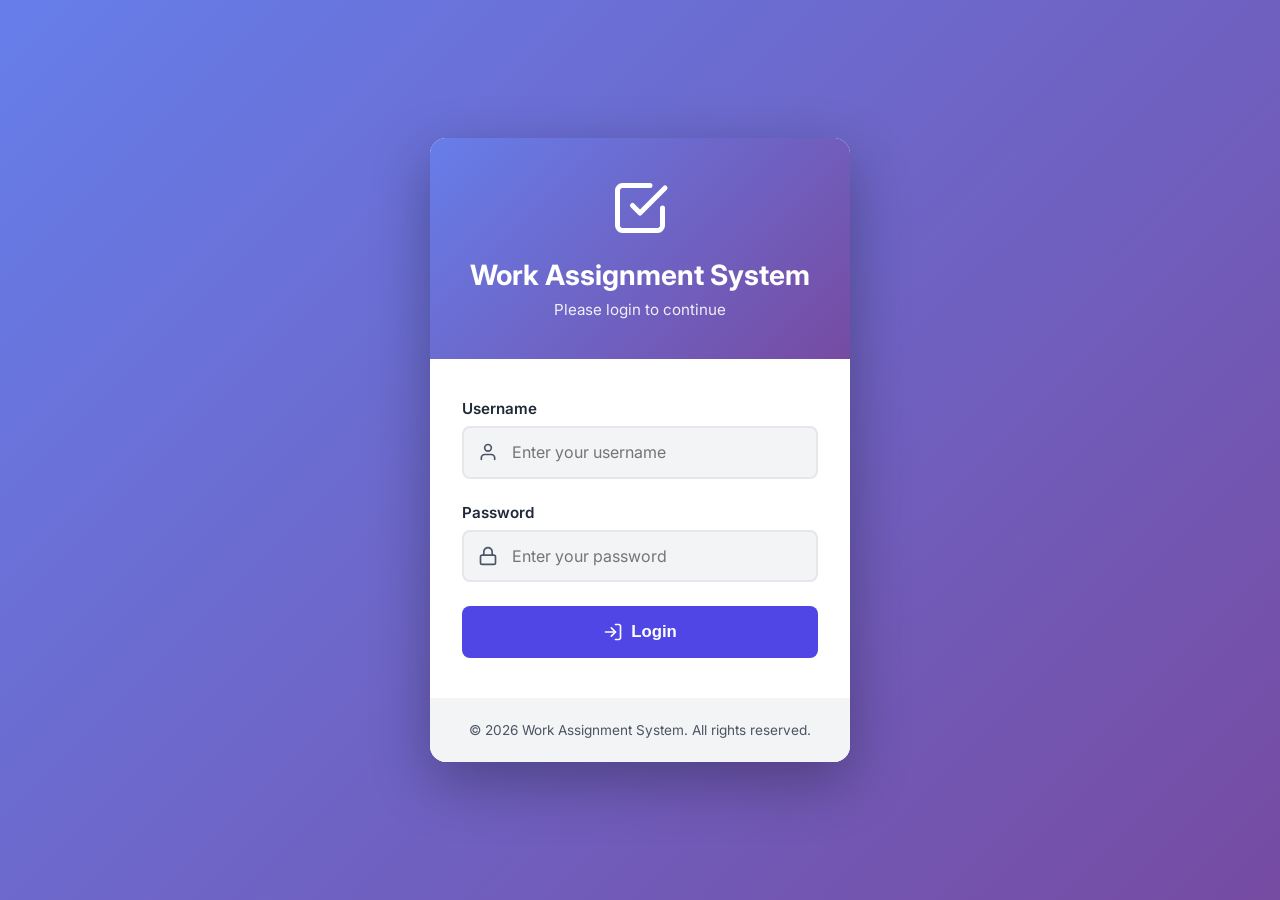
<file: index.html>
<!DOCTYPE html>
<html lang="en">
<head>
    <meta charset="UTF-8">
    <meta name="viewport" content="width=device-width, initial-scale=1.0">
    <title>Work Assignment System</title>
    <!-- Google Fonts -->
    <link rel="preconnect" href="https://fonts.googleapis.com">
    <link rel="preconnect" href="https://fonts.gstatic.com" crossorigin>
    <link href="https://fonts.googleapis.com/css2?family=Inter:wght@300;400;500;600;700&display=swap" rel="stylesheet">
    <!-- External CSS -->
    <link rel="stylesheet" href="style.css">
</head>
<body>
    <!-- Authentication Check -->
    <script>
        // Session timeout: 5 minutes (300000 ms)
        const SESSION_TIMEOUT = 5 * 60 * 1000;
        
        // Check if user is logged in
        if (localStorage.getItem('isLoggedIn') !== 'true') {
            window.location.href = 'login.html';
        }
        
        // Check if session has expired
        const loginTime = parseInt(localStorage.getItem('loginTime') || '0');
        if (Date.now() - loginTime > SESSION_TIMEOUT) {
            localStorage.removeItem('isLoggedIn');
            localStorage.removeItem('loginTime');
            localStorage.removeItem('username');
            localStorage.removeItem('userRole');
            localStorage.removeItem('displayName');
            alert('Session expired. Please login again.');
            window.location.href = 'login.html';
        }
        
        // Refresh login time on page load
        localStorage.setItem('loginTime', Date.now().toString());
        
        // Store user role for use in script
        window.userRole = localStorage.getItem('userRole') || 'employee';
        window.currentUser = localStorage.getItem('displayName') || 'User';
        
        // Auto-logout after 5 minutes of inactivity
        let inactivityTimer;
        function resetInactivityTimer() {
            clearTimeout(inactivityTimer);
            localStorage.setItem('loginTime', Date.now().toString());
            inactivityTimer = setTimeout(function() {
                localStorage.removeItem('isLoggedIn');
                localStorage.removeItem('loginTime');
                localStorage.removeItem('username');
                localStorage.removeItem('userRole');
                localStorage.removeItem('displayName');
                alert('Session expired due to inactivity. Please login again.');
                window.location.href = 'login.html';
            }, SESSION_TIMEOUT);
        }
        
        // Reset timer on user activity
        ['mousemove', 'keypress', 'click', 'scroll'].forEach(function(event) {
            document.addEventListener(event, resetInactivityTimer);
        });
        
        resetInactivityTimer();
    </script>

    <!-- Header -->
    <header>
        <div class="container">
            <h1 class="logo">
                <svg width="32" height="32" viewBox="0 0 24 24" fill="none" xmlns="http://www.w3.org/2000/svg">
                    <path d="M9 11L12 14L22 4" stroke="currentColor" stroke-width="2" stroke-linecap="round" stroke-linejoin="round"/>
                    <path d="M21 12V19C21 19.5304 20.7893 20.0391 20.4142 20.4142C20.0391 20.7893 19.5304 21 19 21H5C4.46957 21 3.96086 20.7893 3.58579 20.4142C3.21071 20.0391 3 19.5304 3 19V5C3 4.46957 3.21071 3.96086 3.58579 3.58579C3.96086 3.21071 4.46957 3 5 3H16" stroke="currentColor" stroke-width="2" stroke-linecap="round" stroke-linejoin="round"/>
                </svg>
                Work Assignment System
            </h1>
            <div class="header-right">
                <span class="user-greeting" id="userGreeting">Welcome, User</span>
                <nav>
                    <button class="nav-btn active" data-section="home">Home</button>
                    <button class="nav-btn admin-only" data-section="employees">Manage Employees</button>
                    <button class="nav-btn admin-only" data-section="assign">Assign Work</button>
                    <button class="nav-btn" data-section="tasks">View Tasks</button>
                </nav>
                <button class="logout-btn" onclick="logout()">
                    <svg width="18" height="18" viewBox="0 0 24 24" fill="none" xmlns="http://www.w3.org/2000/svg">
                        <path d="M9 21H5C4.46957 21 3.96086 20.7893 3.58579 20.4142C3.21071 20.0391 3 19.5304 3 19V5C3 4.46957 3.21071 3.96086 3.58579 3.58579C3.96086 3.21071 4.46957 3 5 3H9" stroke="currentColor" stroke-width="2" stroke-linecap="round" stroke-linejoin="round"/>
                        <path d="M16 17L21 12L16 7" stroke="currentColor" stroke-width="2" stroke-linecap="round" stroke-linejoin="round"/>
                        <path d="M21 12H9" stroke="currentColor" stroke-width="2" stroke-linecap="round" stroke-linejoin="round"/>
                    </svg>
                    Logout
                </button>
            </div>
        </div>
    </header>

    <!-- Main Content -->
    <main class="container">
        <!-- Home Section -->
        <section id="home" class="section active">
            <div class="welcome-banner">
                <h2>Welcome to Work Assignment System</h2>
                <p>Efficiently manage and track work assignments across your team</p>
            </div>
            
            <div class="stats-grid">
                <div class="stat-card">
                    <div class="stat-icon" style="background: linear-gradient(135deg, #667eea 0%, #764ba2 100%);">
                        <svg width="24" height="24" viewBox="0 0 24 24" fill="none" xmlns="http://www.w3.org/2000/svg">
                            <path d="M9 11L12 14L22 4" stroke="white" stroke-width="2" stroke-linecap="round" stroke-linejoin="round"/>
                            <path d="M21 12V19C21 20.1046 20.1046 21 19 21H5C3.89543 21 3 20.1046 3 19V5C3 3.89543 3.89543 3 5 3H16" stroke="white" stroke-width="2" stroke-linecap="round" stroke-linejoin="round"/>
                        </svg>
                    </div>
                    <div class="stat-info">
                        <h3 id="totalTasks">0</h3>
                        <p>Total Tasks</p>
                    </div>
                </div>
                
                <div class="stat-card">
                    <div class="stat-icon" style="background: linear-gradient(135deg, #f093fb 0%, #f5576c 100%);">
                        <svg width="24" height="24" viewBox="0 0 24 24" fill="none" xmlns="http://www.w3.org/2000/svg">
                            <path d="M12 8V12L15 15" stroke="white" stroke-width="2" stroke-linecap="round" stroke-linejoin="round"/>
                            <circle cx="12" cy="12" r="9" stroke="white" stroke-width="2"/>
                        </svg>
                    </div>
                    <div class="stat-info">
                        <h3 id="pendingTasks">0</h3>
                        <p id="pendingLabel">Pending Tasks</p>
                    </div>
                </div>
                
                <div class="stat-card">
                    <div class="stat-icon" style="background: linear-gradient(135deg, #4facfe 0%, #00f2fe 100%);">
                        <svg width="24" height="24" viewBox="0 0 24 24" fill="none" xmlns="http://www.w3.org/2000/svg">
                            <path d="M22 11.08V12C21.9988 14.1564 21.3005 16.2547 20.0093 17.9818C18.7182 19.7088 16.9033 20.9725 14.8354 21.5839C12.7674 22.1953 10.5573 22.1219 8.53447 21.3746C6.51168 20.6273 4.78465 19.2461 3.61096 17.4371C2.43727 15.628 1.87979 13.4881 2.02168 11.3363C2.16356 9.18455 2.99721 7.13631 4.39828 5.49706C5.79935 3.85781 7.69279 2.71537 9.79619 2.24013C11.8996 1.7649 14.1003 1.98232 16.07 2.85999" stroke="white" stroke-width="2" stroke-linecap="round" stroke-linejoin="round"/>
                            <path d="M22 4L12 14.01L9 11.01" stroke="white" stroke-width="2" stroke-linecap="round" stroke-linejoin="round"/>
                        </svg>
                    </div>
                    <div class="stat-info">
                        <h3 id="completedTasks">0</h3>
                        <p>Completed</p>
                    </div>
                </div>
            </div>

            <div class="quick-actions">
                <h3>Quick Actions</h3>
                <div class="action-buttons">
                    <button class="action-btn primary admin-only" onclick="navigateToSection('assign')">
                        <svg width="20" height="20" viewBox="0 0 24 24" fill="none" xmlns="http://www.w3.org/2000/svg">
                            <path d="M12 5V19M5 12H19" stroke="currentColor" stroke-width="2" stroke-linecap="round" stroke-linejoin="round"/>
                        </svg>
                        Assign New Task
                    </button>
                    <button class="action-btn secondary" onclick="navigateToSection('tasks')">
                        <svg width="20" height="20" viewBox="0 0 24 24" fill="none" xmlns="http://www.w3.org/2000/svg">
                            <path d="M1 12S5 4 12 4S23 12 23 12S19 20 12 20S1 12 1 12Z" stroke="currentColor" stroke-width="2" stroke-linecap="round" stroke-linejoin="round"/>
                            <circle cx="12" cy="12" r="3" stroke="currentColor" stroke-width="2" stroke-linecap="round" stroke-linejoin="round"/>
                        </svg>
                        View All Tasks
                    </button>
                </div>
            </div>
        </section>

        <!-- Assign Work Section -->
        <section id="assign" class="section admin-only">
            <div class="section-header">
                <h2>Assign New Work</h2>
                <p>Create and assign tasks to team members</p>
            </div>
            
            <div class="form-card">
                <form id="assignForm">
                    <div class="form-group">
                        <label for="assignTo">Assign To *</label>
                        <select id="assignTo" name="assignTo" required>
                            <option value="">Select Employee</option>
                            <option value="Employee 1">Employee 1</option>
                            <option value="Employee 2">Employee 2</option>
                            <option value="Employee 3">Employee 3</option>
                            <option value="Employee 4">Employee 4</option>
                        </select>
                    </div>

                    <div class="form-group">
                        <label for="name">Name *</label>
                        <input type="text" id="name" name="name" placeholder="Enter name" required>
                    </div>

                    <div class="form-group">
                        <label for="taskTitle">Task Title *</label>
                        <input type="text" id="taskTitle" name="taskTitle" placeholder="Enter task title" required>
                    </div>

                    <div class="form-group">
                        <label for="taskDescription">Task Description *</label>
                        <textarea id="taskDescription" name="taskDescription" rows="4" placeholder="Enter task description..." required></textarea>
                    </div>

                    <div class="form-row">
                        <div class="form-group">
                            <label for="instrument">Instrument *</label>
                            <input type="text" id="instrument" name="instrument" placeholder="Enter instrument" required>
                        </div>

                        <div class="form-group">
                            <label for="date">Date *</label>
                            <input type="date" id="date" name="date" required>
                        </div>
                    </div>

                    <div class="form-group">
                        <label for="deadline">Deadline *</label>
                        <input type="date" id="deadline" name="deadline" required>
                    </div>

                    <div class="form-group">
                        <label for="areaLocation">Area Location *</label>
                        <input type="text" id="areaLocation" name="areaLocation" placeholder="Enter area location" required>
                    </div>

                    <div class="form-section-divider">
                        <h3 class="form-section-title">Client Details</h3>
                    </div>

                    <div class="form-row form-row-3">
                        <div class="form-group">
                            <label for="clientName">Client Name *</label>
                            <input type="text" id="clientName" name="clientName" placeholder="Enter client name" required>
                        </div>

                        <div class="form-group">
                            <label for="clientContact">Mobile Number *</label>
                            <input type="tel" id="clientContact" name="clientContact" placeholder="Enter mobile number" pattern="[0-9+\-\s()]+" required>
                        </div>

                        <div class="form-group">
                            <label for="price">Price *</label>
                            <input type="number" id="price" name="price" placeholder="Enter price" min="0" step="0.01" required>
                        </div>
                    </div>

                    <button type="submit" class="submit-btn">
                        <svg width="20" height="20" viewBox="0 0 24 24" fill="none" xmlns="http://www.w3.org/2000/svg">
                            <path d="M12 5V19M5 12H19" stroke="currentColor" stroke-width="2" stroke-linecap="round" stroke-linejoin="round"/>
                        </svg>
                        Assign Task
                    </button>
                </form>
            </div>
        </section>

        <!-- Manage Employees Section -->
        <section id="employees" class="section admin-only">
            <div class="section-header">
                <h2>Manage Employees</h2>
                <p>Add and manage employee accounts</p>
            </div>
            
            <div class="form-card">
                <h3>Add New Employee</h3>
                <form id="employeeForm">
                    <div class="form-row">
                        <div class="form-group">
                            <label for="employeeUsername">Username *</label>
                            <input type="text" id="employeeUsername" name="employeeUsername" placeholder="Enter username" required minlength="3">
                        </div>

                        <div class="form-group">
                            <label for="employeePassword">Password *</label>
                            <input type="password" id="employeePassword" name="employeePassword" placeholder="Enter password" required minlength="6">
                        </div>
                    </div>

                    <button type="submit" class="submit-btn">
                        <svg width="20" height="20" viewBox="0 0 24 24" fill="none" xmlns="http://www.w3.org/2000/svg">
                            <path d="M16 21V19C16 17.9391 15.5786 16.9217 14.8284 16.1716C14.0783 15.4214 13.0609 15 12 15H5C3.93913 15 2.92172 15.4214 2.17157 16.1716C1.42143 16.9217 1 17.9391 1 19V21" stroke="currentColor" stroke-width="2" stroke-linecap="round" stroke-linejoin="round"/>
                            <circle cx="8.5" cy="7" r="4" stroke="currentColor" stroke-width="2" stroke-linecap="round" stroke-linejoin="round"/>
                            <path d="M20 8V14M23 11H17" stroke="currentColor" stroke-width="2" stroke-linecap="round" stroke-linejoin="round"/>
                        </svg>
                        Add Employee
                    </button>
                </form>
            </div>

            <div class="section-header" style="margin-top: 2rem;">
                <h3>Registered Employees</h3>
            </div>

            <div id="employeesContainer" class="employees-grid">
                <!-- Employees will be dynamically inserted here -->
            </div>

            <div id="employeesEmptyState" class="empty-state">
                <svg width="80" height="80" viewBox="0 0 24 24" fill="none" xmlns="http://www.w3.org/2000/svg">
                    <path d="M17 21V19C17 17.9391 16.5786 16.9217 15.8284 16.1716C15.0783 15.4214 14.0609 15 13 15H5C3.93913 15 2.92172 15.4214 2.17157 16.1716C1.42143 16.9217 1 17.9391 1 19V21" stroke="currentColor" stroke-width="1.5" stroke-linecap="round" stroke-linejoin="round"/>
                    <circle cx="9" cy="7" r="4" stroke="currentColor" stroke-width="1.5" stroke-linecap="round" stroke-linejoin="round"/>
                    <path d="M23 21V19C22.9993 18.1137 22.7044 17.2528 22.1614 16.5523C21.6184 15.8519 20.8581 15.3516 20 15.13" stroke="currentColor" stroke-width="1.5" stroke-linecap="round" stroke-linejoin="round"/>
                    <path d="M16 3.13C16.8604 3.35031 17.623 3.85071 18.1676 4.55232C18.7122 5.25392 19.0078 6.11683 19.0078 7.005C19.0078 7.89318 18.7122 8.75608 18.1676 9.45769C17.623 10.1593 16.8604 10.6597 16 10.88" stroke="currentColor" stroke-width="1.5" stroke-linecap="round" stroke-linejoin="round"/>
                </svg>
                <h3>No employees yet</h3>
                <p>Start by adding your first employee account</p>
            </div>
        </section>

        <!-- View Tasks Section -->
        <section id="tasks" class="section">
            <div class="section-header">
                <h2 id="tasksHeader">All Tasks</h2>
                <p id="tasksSubheader">View and manage assigned tasks</p>
            </div>

            <div class="filter-bar">
                <button class="filter-btn active" data-filter="all">All Tasks</button>
                <button class="filter-btn" data-filter="pending">Pending</button>
                <button class="filter-btn" data-filter="completed">Completed</button>
            </div>

            <div id="tasksContainer" class="tasks-grid">
                <!-- Tasks will be dynamically inserted here -->
            </div>

            <div id="emptyState" class="empty-state">
                <svg width="80" height="80" viewBox="0 0 24 24" fill="none" xmlns="http://www.w3.org/2000/svg">
                    <path d="M9 11L12 14L22 4" stroke="currentColor" stroke-width="1.5" stroke-linecap="round" stroke-linejoin="round"/>
                    <path d="M21 12V19C21 20.1046 20.1046 21 19 21H5C3.89543 21 3 20.1046 3 19V5C3 3.89543 3.89543 3 5 3H16" stroke="currentColor" stroke-width="1.5" stroke-linecap="round" stroke-linejoin="round"/>
                </svg>
                <h3>No tasks yet</h3>
                <p>Start by assigning a new task to your team</p>
                <button class="action-btn primary" onclick="navigateToSection('assign')">Assign First Task</button>
            </div>
        </section>
    </main>

    <!-- Footer -->
    <footer>
        <div class="container">
            <p>&copy; 2026 Work Assignment System. All rights reserved.</p>
        </div>
    </footer>

    <!-- External JavaScript -->
    <script src="script.js"></script>
</body>
</html>
</file>
<file: style.css>
/* ===================================
   Global Styles & Reset
   =================================== */
* {
    margin: 0;
    padding: 0;
    box-sizing: border-box;
}

:root {
    /* Color Palette */
    --primary-color: #4f46e5;
    --primary-dark: #4338ca;
    --primary-light: #6366f1;
    --secondary-color: #06b6d4;
    --success-color: #10b981;
    --warning-color: #f59e0b;
    --danger-color: #ef4444;
    
    /* Neutral Colors */
    --gray-50: #f9fafb;
    --gray-100: #f3f4f6;
    --gray-200: #e5e7eb;
    --gray-300: #d1d5db;
    --gray-400: #9ca3af;
    --gray-500: #6b7280;
    --gray-600: #4b5563;
    --gray-700: #374151;
    --gray-800: #1f2937;
    --gray-900: #111827;
    
    /* Layout */
    --max-width: 1200px;
    --border-radius: 12px;
    --box-shadow: 0 4px 6px -1px rgba(0, 0, 0, 0.1), 0 2px 4px -1px rgba(0, 0, 0, 0.06);
    --box-shadow-lg: 0 10px 15px -3px rgba(0, 0, 0, 0.1), 0 4px 6px -2px rgba(0, 0, 0, 0.05);
    --transition: all 0.3s cubic-bezier(0.4, 0, 0.2, 1);
}

body {
    font-family: 'Inter', -apple-system, BlinkMacSystemFont, 'Segoe UI', sans-serif;
    background: linear-gradient(135deg, #667eea 0%, #764ba2 100%);
    background-attachment: fixed;
    color: var(--gray-800);
    line-height: 1.6;
    min-height: 100vh;
    display: flex;
    flex-direction: column;
}

/* ===================================
   Header & Navigation
   =================================== */
header {
    background: white;
    box-shadow: var(--box-shadow);
    position: sticky;
    top: 0;
    z-index: 1000;
    border-bottom: 2px solid var(--gray-100);
}

header .container {
    max-width: var(--max-width);
    margin: 0 auto;
    padding: 1.2rem 2rem;
    display: flex;
    justify-content: space-between;
    align-items: center;
    flex-wrap: wrap;
    gap: 1rem;
}

.header-right {
    display: flex;
    align-items: center;
    gap: 1.5rem;
    flex-wrap: wrap;
}

.logo {
    font-size: 1.5rem;
    font-weight: 700;
    color: var(--primary-color);
    display: flex;
    align-items: center;
    gap: 0.5rem;
}

.logo svg {
    color: var(--primary-color);
}

.user-greeting {
    font-size: 0.9rem;
    color: var(--gray-600);
    font-weight: 500;
    white-space: nowrap;
}

nav {
    display: flex;
    gap: 0.5rem;
}

.nav-btn {
    padding: 0.6rem 1.2rem;
    background: transparent;
    border: 2px solid transparent;
    border-radius: 8px;
    font-size: 0.95rem;
    font-weight: 500;
    color: var(--gray-600);
    cursor: pointer;
    transition: var(--transition);
}

.nav-btn:hover {
    background: var(--gray-50);
    color: var(--primary-color);
}

.nav-btn.active {
    background: var(--primary-color);
    color: white;
    border-color: var(--primary-color);
}

.logout-btn {
    padding: 0.6rem 1.2rem;
    background: var(--danger-color);
    color: white;
    border: none;
    border-radius: 8px;
    font-size: 0.9rem;
    font-weight: 500;
    cursor: pointer;
    transition: var(--transition);
    display: flex;
    align-items: center;
    gap: 0.5rem;
    white-space: nowrap;
}

.logout-btn:hover {
    background: #dc2626;
    transform: translateY(-1px);
    box-shadow: 0 4px 12px rgba(239, 68, 68, 0.3);
}

.logout-btn:active {
    transform: translateY(0);
}

/* ===================================
   Main Container
   =================================== */
main {
    flex: 1;
    max-width: var(--max-width);
    margin: 2rem auto;
    padding: 0 2rem;
    width: 100%;
}

.container {
    max-width: var(--max-width);
    margin: 0 auto;
    padding: 0 1rem;
}

/* ===================================
   Section Management
   =================================== */
.section {
    display: none;
    animation: fadeIn 0.4s ease-in-out;
}

.section.active {
    display: block;
}

@keyframes fadeIn {
    from {
        opacity: 0;
        transform: translateY(10px);
    }
    to {
        opacity: 1;
        transform: translateY(0);
    }
}

.section-header {
    margin-bottom: 2rem;
    text-align: center;
}

.section-header h2 {
    font-size: 2rem;
    font-weight: 700;
    color: white;
    margin-bottom: 0.5rem;
}

.section-header p {
    font-size: 1.1rem;
    color: rgba(255, 255, 255, 0.9);
}

/* ===================================
   Home Section
   =================================== */
.welcome-banner {
    background: white;
    padding: 3rem 2rem;
    border-radius: var(--border-radius);
    text-align: center;
    margin-bottom: 2rem;
    box-shadow: var(--box-shadow-lg);
}

.welcome-banner h2 {
    font-size: 2.5rem;
    font-weight: 700;
    color: var(--gray-900);
    margin-bottom: 0.5rem;
}

.welcome-banner p {
    font-size: 1.2rem;
    color: var(--gray-600);
}

/* Stats Grid */
.stats-grid {
    display: grid;
    grid-template-columns: repeat(auto-fit, minmax(250px, 1fr));
    gap: 1.5rem;
    margin-bottom: 2rem;
}

.stat-card {
    background: white;
    padding: 1.5rem;
    border-radius: var(--border-radius);
    display: flex;
    align-items: center;
    gap: 1rem;
    box-shadow: var(--box-shadow);
    transition: var(--transition);
}

.stat-card:hover {
    transform: translateY(-4px);
    box-shadow: var(--box-shadow-lg);
}

.stat-icon {
    width: 60px;
    height: 60px;
    border-radius: 12px;
    display: flex;
    align-items: center;
    justify-content: center;
    flex-shrink: 0;
}

.stat-info h3 {
    font-size: 2rem;
    font-weight: 700;
    color: var(--gray-900);
}

.stat-info p {
    color: var(--gray-600);
    font-size: 0.9rem;
}

/* Quick Actions */
.quick-actions {
    background: white;
    padding: 2rem;
    border-radius: var(--border-radius);
    box-shadow: var(--box-shadow);
}

.quick-actions h3 {
    font-size: 1.5rem;
    font-weight: 600;
    color: var(--gray-900);
    margin-bottom: 1.5rem;
}

.action-buttons {
    display: flex;
    gap: 1rem;
    flex-wrap: wrap;
}

.action-btn {
    display: flex;
    align-items: center;
    gap: 0.5rem;
    padding: 0.9rem 1.5rem;
    border: none;
    border-radius: 8px;
    font-size: 1rem;
    font-weight: 600;
    cursor: pointer;
    transition: var(--transition);
}

.action-btn.primary {
    background: var(--primary-color);
    color: white;
}

.action-btn.primary:hover {
    background: var(--primary-dark);
    transform: translateY(-2px);
    box-shadow: 0 4px 12px rgba(79, 70, 229, 0.4);
}

.action-btn.secondary {
    background: var(--gray-100);
    color: var(--gray-700);
}

.action-btn.secondary:hover {
    background: var(--gray-200);
    transform: translateY(-2px);
}

/* ===================================
   Form Styles
   =================================== */
.form-card {
    background: white;
    padding: 2.5rem;
    border-radius: var(--border-radius);
    box-shadow: var(--box-shadow-lg);
}

.form-group {
    margin-bottom: 1.5rem;
}

.form-row {
    display: grid;
    grid-template-columns: repeat(auto-fit, minmax(200px, 1fr));
    gap: 1.5rem;
}

.form-row-3 {
    display: grid;
    grid-template-columns: repeat(3, 1fr);
    gap: 1.5rem;
}

.form-section-divider {
    margin: 2rem 0 1.5rem 0;
    padding-top: 1.5rem;
    border-top: 2px solid var(--gray-200);
}

.form-section-title {
    font-size: 1.25rem;
    font-weight: 700;
    color: var(--primary-color);
    margin-bottom: 0;
}

label {
    display: block;
    margin-bottom: 0.5rem;
    font-weight: 600;
    color: var(--gray-700);
    font-size: 0.95rem;
}

input[type="text"],
input[type="password"],
input[type="date"],
input[type="tel"],
input[type="number"],
select,
textarea {
    width: 100%;
    padding: 0.8rem 1rem;
    border: 2px solid var(--gray-200);
    border-radius: 8px;
    font-size: 1rem;
    font-family: inherit;
    color: var(--gray-800);
    transition: var(--transition);
    background: var(--gray-50);
}

input:focus,
select:focus,
textarea:focus {
    outline: none;
    border-color: var(--primary-color);
    background: white;
    box-shadow: 0 0 0 3px rgba(79, 70, 229, 0.1);
}

textarea {
    resize: vertical;
    min-height: 100px;
}

select {
    cursor: pointer;
}

.submit-btn {
    width: 100%;
    padding: 1rem 2rem;
    background: var(--primary-color);
    color: white;
    border: none;
    border-radius: 8px;
    font-size: 1.1rem;
    font-weight: 600;
    cursor: pointer;
    transition: var(--transition);
    display: flex;
    align-items: center;
    justify-content: center;
    gap: 0.5rem;
    margin-top: 1rem;
}

.submit-btn:hover {
    background: var(--primary-dark);
    transform: translateY(-2px);
    box-shadow: 0 6px 20px rgba(79, 70, 229, 0.4);
}

.submit-btn:active {
    transform: translateY(0);
}

/* ===================================
   Filter Bar
   =================================== */
.filter-bar {
    display: flex;
    gap: 0.75rem;
    margin-bottom: 2rem;
    flex-wrap: wrap;
}

.filter-btn {
    padding: 0.6rem 1.2rem;
    background: white;
    border: 2px solid white;
    border-radius: 8px;
    font-size: 0.95rem;
    font-weight: 500;
    color: var(--gray-700);
    cursor: pointer;
    transition: var(--transition);
}

.filter-btn:hover {
    background: var(--gray-50);
    border-color: var(--gray-200);
}

.filter-btn.active {
    background: white;
    color: var(--primary-color);
    border-color: var(--primary-color);
    box-shadow: 0 0 0 3px rgba(79, 70, 229, 0.1);
}

/* ===================================
   Task Cards
   =================================== */
.tasks-grid {
    display: grid;
    grid-template-columns: repeat(auto-fill, minmax(320px, 1fr));
    gap: 1.5rem;
}

.task-card {
    background: white;
    padding: 1.5rem;
    border-radius: var(--border-radius);
    box-shadow: var(--box-shadow);
    transition: var(--transition);
    position: relative;
    overflow: hidden;
}

.task-card::before {
    content: '';
    position: absolute;
    top: 0;
    left: 0;
    right: 0;
    height: 4px;
    background: linear-gradient(90deg, var(--primary-color), var(--secondary-color));
}

.task-card:hover {
    transform: translateY(-4px);
    box-shadow: var(--box-shadow-lg);
}

.task-card.completed {
    opacity: 0.7;
}

.task-card.completed .task-title {
    text-decoration: line-through;
}

.task-header {
    display: flex;
    justify-content: space-between;
    align-items: start;
    margin-bottom: 1rem;
    padding-bottom: 0.75rem;
    border-bottom: 1px solid var(--gray-100);
}

.task-employee {
    display: flex;
    align-items: center;
    gap: 0.5rem;
    font-weight: 600;
    color: var(--primary-color);
    font-size: 0.95rem;
}

.task-assigned-badge {
    padding: 0.3rem 0.8rem;
    background: linear-gradient(135deg, rgba(79, 70, 229, 0.1) 0%, rgba(99, 102, 241, 0.1) 100%);
    color: var(--primary-color);
    border-radius: 20px;
    font-size: 0.8rem;
    font-weight: 600;
    border: 1px solid rgba(79, 70, 229, 0.2);
    white-space: nowrap;
}

.task-title {
    font-size: 1.25rem;
    font-weight: 700;
    color: var(--gray-900);
    margin-bottom: 0.5rem;
}

.task-description {
    color: var(--gray-600);
    margin-bottom: 1rem;
    line-height: 1.6;
}

.task-details {
    margin-bottom: 1rem;
    padding: 1rem;
    background: var(--gray-50);
    border-radius: 8px;
}

.task-detail-item {
    display: flex;
    align-items: start;
    gap: 0.5rem;
    color: var(--gray-600);
    font-size: 0.9rem;
    margin-bottom: 0.5rem;
    line-height: 1.5;
}

.task-detail-item:last-child {
    margin-bottom: 0;
}

.task-detail-item strong {
    color: var(--gray-700);
    min-width: 110px;
}

.task-client-section {
    margin-bottom: 1rem;
    padding: 1rem;
    background: linear-gradient(135deg, rgba(79, 70, 229, 0.05) 0%, rgba(99, 102, 241, 0.05) 100%);
    border-radius: 8px;
    border-left: 3px solid var(--primary-color);
}

.task-client-section h4 {
    font-size: 0.95rem;
    font-weight: 700;
    color: var(--primary-color);
    margin-bottom: 0.75rem;
    text-transform: uppercase;
    letter-spacing: 0.5px;
}

.task-client-grid {
    display: grid;
    grid-template-columns: repeat(auto-fit, minmax(150px, 1fr));
    gap: 0.5rem;
}

.task-actions {
    display: flex;
    gap: 0.75rem;
    padding-top: 1rem;
    border-top: 1px solid var(--gray-100);
}

.task-status-info {
    padding-top: 1rem;
    border-top: 1px solid var(--gray-100);
    display: flex;
    justify-content: center;
}

.status-badge {
    display: inline-flex;
    align-items: center;
    gap: 0.5rem;
    padding: 0.6rem 1.2rem;
    border-radius: 8px;
    font-size: 0.9rem;
    font-weight: 600;
}

.status-badge.pending {
    background: linear-gradient(135deg, rgba(79, 70, 229, 0.1) 0%, rgba(99, 102, 241, 0.1) 100%);
    color: var(--primary-color);
    border: 2px solid rgba(79, 70, 229, 0.2);
}

.task-btn {
    flex: 1;
    padding: 0.6rem 1rem;
    border: none;
    border-radius: 6px;
    font-size: 0.9rem;
    font-weight: 600;
    cursor: pointer;
    transition: var(--transition);
}

.complete-btn {
    background: var(--success-color);
    color: white;
}

.complete-btn:hover {
    background: #059669;
    transform: scale(1.02);
}

.delete-btn {
    background: var(--danger-color);
    color: white;
}

.delete-btn:hover {
    background: #dc2626;
    transform: scale(1.02);
}

.task-btn:disabled {
    opacity: 0.5;
    cursor: not-allowed;
    transform: none;
}

/* ===================================
   Employee Cards
   =================================== */
.employees-grid {
    display: grid;
    grid-template-columns: repeat(auto-fill, minmax(280px, 1fr));
    gap: 1.5rem;
    margin-bottom: 2rem;
}

.employee-card {
    background: white;
    padding: 1.5rem;
    border-radius: var(--border-radius);
    box-shadow: var(--box-shadow);
    transition: var(--transition);
    position: relative;
    overflow: hidden;
    border: 2px solid var(--gray-100);
}

.employee-card::before {
    content: '';
    position: absolute;
    top: 0;
    left: 0;
    right: 0;
    height: 4px;
    background: linear-gradient(90deg, #10b981, #06b6d4);
}

.employee-card:hover {
    transform: translateY(-4px);
    box-shadow: var(--box-shadow-lg);
    border-color: var(--success-color);
}

.employee-header {
    display: flex;
    align-items: center;
    gap: 1rem;
    margin-bottom: 1rem;
}

.employee-icon {
    width: 48px;
    height: 48px;
    background: linear-gradient(135deg, #10b981 0%, #06b6d4 100%);
    border-radius: 50%;
    display: flex;
    align-items: center;
    justify-content: center;
    color: white;
    font-size: 1.5rem;
}

.employee-info h3 {
    font-size: 1.1rem;
    font-weight: 700;
    color: var(--gray-900);
    margin-bottom: 0.25rem;
}

.employee-info p {
    font-size: 0.85rem;
    color: var(--gray-500);
}

.employee-details {
    padding: 1rem;
    background: var(--gray-50);
    border-radius: 8px;
    margin-bottom: 1rem;
}

.employee-detail-item {
    display: flex;
    align-items: center;
    justify-content: space-between;
    margin-bottom: 0.5rem;
}

.employee-detail-item:last-child {
    margin-bottom: 0;
}

.employee-detail-label {
    color: var(--gray-600);
    font-size: 0.9rem;
    font-weight: 500;
}

.employee-detail-value {
    color: var(--gray-900);
    font-size: 0.9rem;
    font-weight: 600;
    font-family: monospace;
}

.employee-actions {
    display: flex;
    gap: 0.75rem;
    padding-top: 1rem;
    border-top: 1px solid var(--gray-100);
}

.employee-btn {
    flex: 1;
    padding: 0.6rem 1rem;
    border: none;
    border-radius: 8px;
    font-size: 0.9rem;
    font-weight: 600;
    cursor: pointer;
    transition: var(--transition);
    display: flex;
    align-items: center;
    justify-content: center;
    gap: 0.5rem;
}

.employee-btn.delete-btn {
    background: var(--danger-color);
    color: white;
}

.employee-btn.delete-btn:hover {
    background: #dc2626;
    transform: scale(1.02);
}

/* ===================================
   Empty State
   =================================== */
.empty-state {
    display: none;
    text-align: center;
    padding: 4rem 2rem;
    background: white;
    border-radius: var(--border-radius);
    box-shadow: var(--box-shadow);
}

.empty-state.show {
    display: block;
}

.empty-state svg {
    color: var(--gray-300);
    margin-bottom: 1rem;
}

.empty-state h3 {
    font-size: 1.5rem;
    color: var(--gray-700);
    margin-bottom: 0.5rem;
}

.empty-state p {
    color: var(--gray-500);
    margin-bottom: 1.5rem;
}

/* ===================================
   Footer
   =================================== */
footer {
    background: rgba(255, 255, 255, 0.95);
    padding: 1.5rem 0;
    margin-top: 3rem;
    text-align: center;
    box-shadow: 0 -2px 10px rgba(0, 0, 0, 0.05);
}

footer p {
    color: var(--gray-600);
    font-size: 0.9rem;
}

/* ===================================
   Responsive Design
   =================================== */
@media (max-width: 992px) {
    .form-row-3 {
        grid-template-columns: 1fr;
    }

    .task-client-grid {
        grid-template-columns: 1fr;
    }    
    .task-header {
        flex-direction: column;
        align-items: flex-start;
        gap: 0.5rem;
    }
    
    .task-assigned-badge {
        font-size: 0.75rem;
    }}

@media (max-width: 768px) {
    header .container {
        flex-direction: column;
        text-align: center;
    }

    .logo {
        font-size: 1.3rem;
    }

    .header-right {
        width: 100%;
        flex-direction: column;
        gap: 1rem;
    }

    .user-greeting {
        order: -1;
    }

    nav {
        width: 100%;
        justify-content: center;
    }

    .nav-btn {
        flex: 1;
        padding: 0.6rem 0.8rem;
        font-size: 0.85rem;
    }

    .logout-btn {
        width: 100%;
        justify-content: center;
    }

    main {
        padding: 0 1rem;
        margin: 1.5rem auto;
    }

    .welcome-banner {
        padding: 2rem 1.5rem;
    }

    .welcome-banner h2 {
        font-size: 1.8rem;
    }

    .welcome-banner p {
        font-size: 1rem;
    }

    .stats-grid {
        grid-template-columns: 1fr;
    }

    .section-header h2 {
        font-size: 1.6rem;
    }

    .section-header p {
        font-size: 1rem;
    }

    .form-card {
        padding: 1.5rem;
    }

    .form-row {
        grid-template-columns: 1fr;
    }

    .form-row-3 {
        grid-template-columns: 1fr;
    }

    .tasks-grid {
        grid-template-columns: 1fr;
    }

    .action-buttons {
        flex-direction: column;
    }

    .action-btn {
        width: 100%;
        justify-content: center;
    }

    .filter-bar {
        justify-content: center;
    }
}

@media (max-width: 480px) {
    .logo {
        font-size: 1.1rem;
    }

    .nav-btn {
        font-size: 0.8rem;
        padding: 0.5rem 0.6rem;
    }

    .task-card {
        padding: 1.2rem;
    }

    .task-title {
        font-size: 1.1rem;
    }

    .task-actions {
        flex-direction: column;
    }

    .task-btn {
        width: 100%;
    }
}

/* ===================================
   Utility Classes
   =================================== */
.hidden {
    display: none !important;
}

.mt-1 { margin-top: 0.5rem; }
.mt-2 { margin-top: 1rem; }
.mt-3 { margin-top: 1.5rem; }
.mb-1 { margin-bottom: 0.5rem; }
.mb-2 { margin-bottom: 1rem; }
.mb-3 { margin-bottom: 1.5rem; }
</file>
